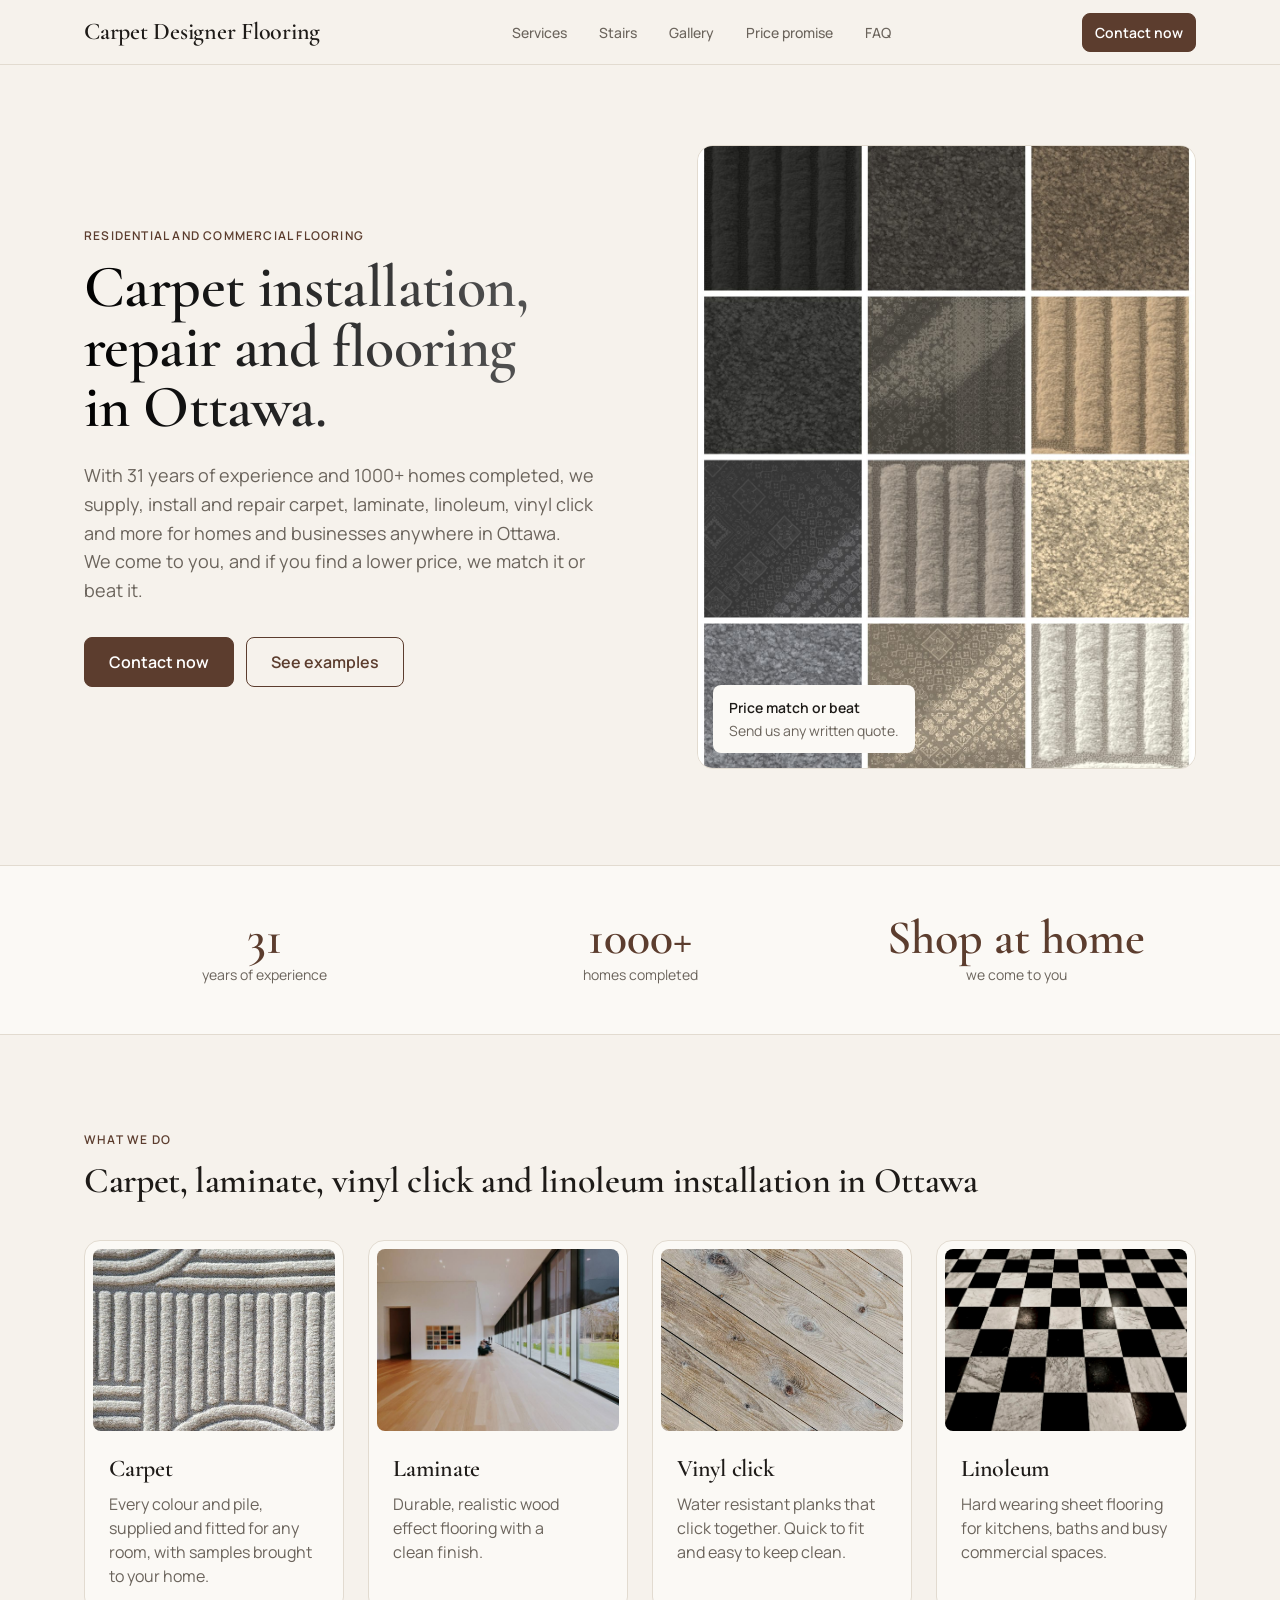
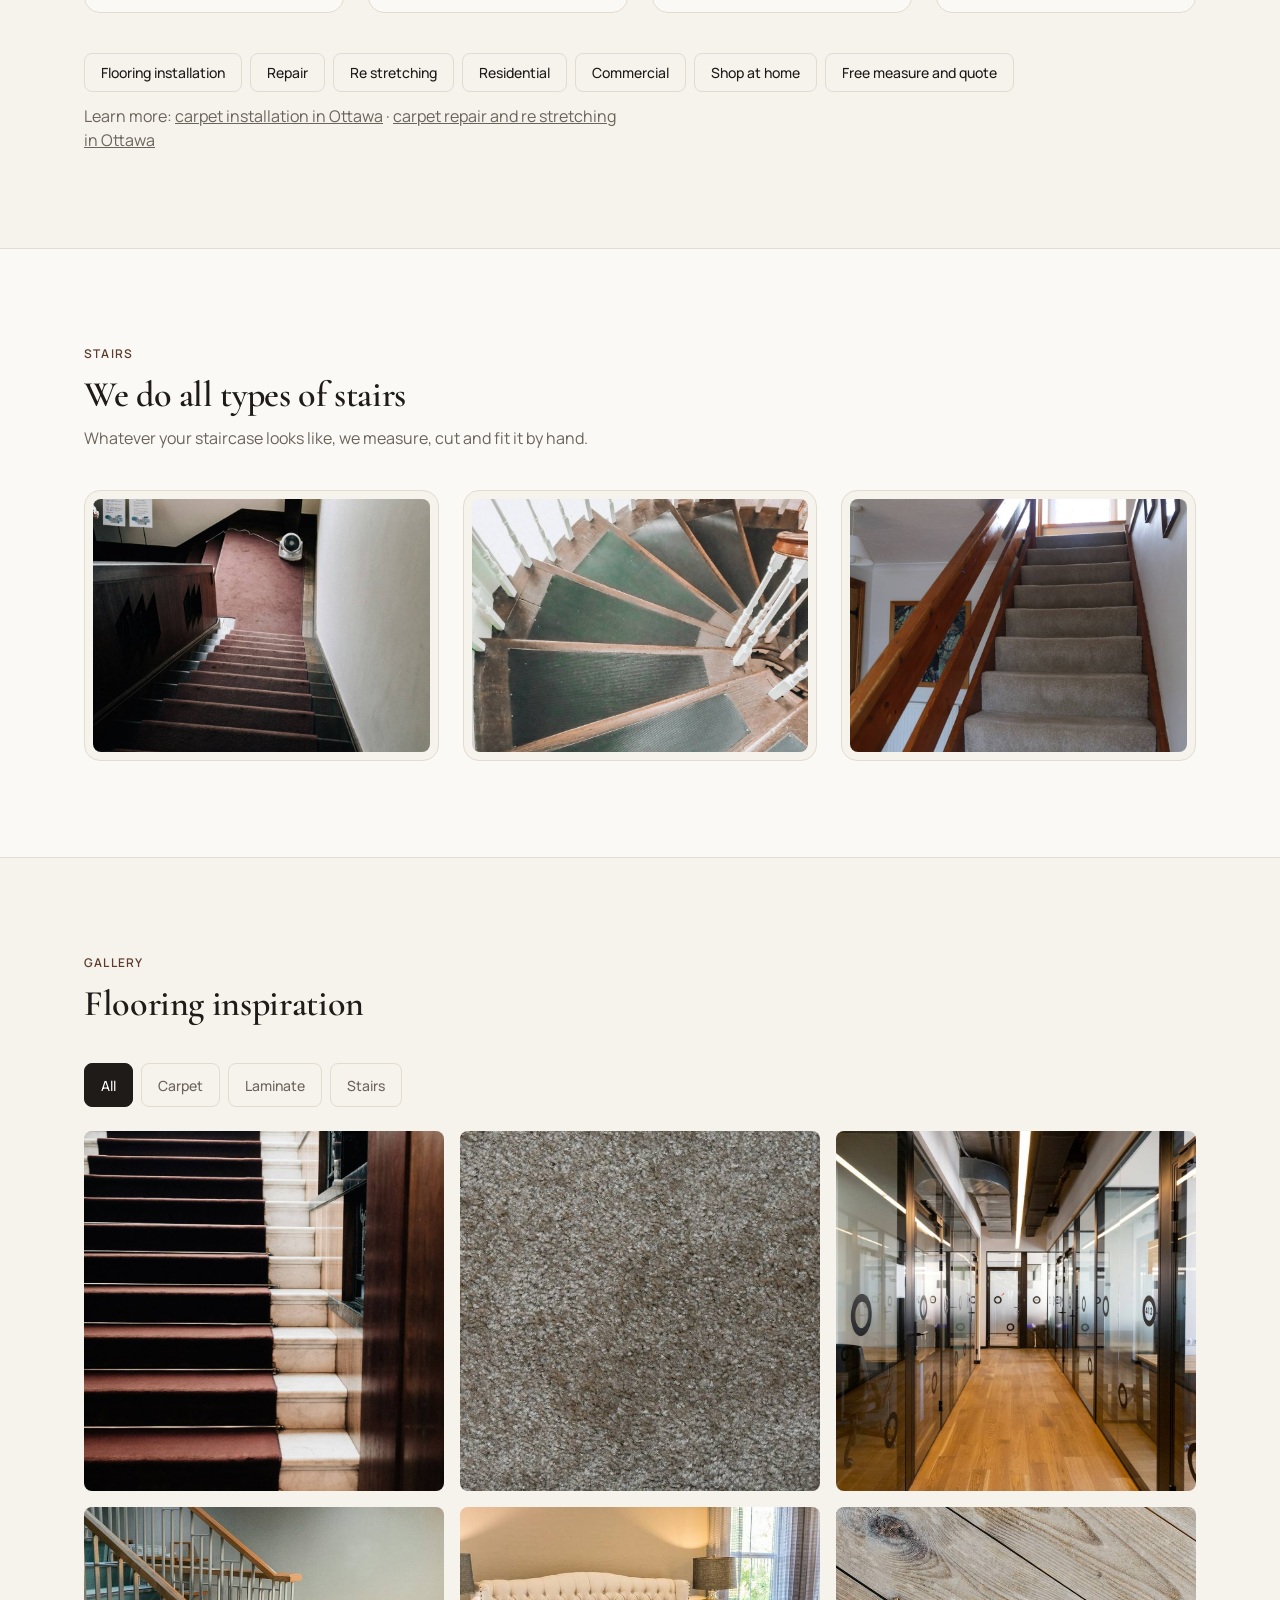
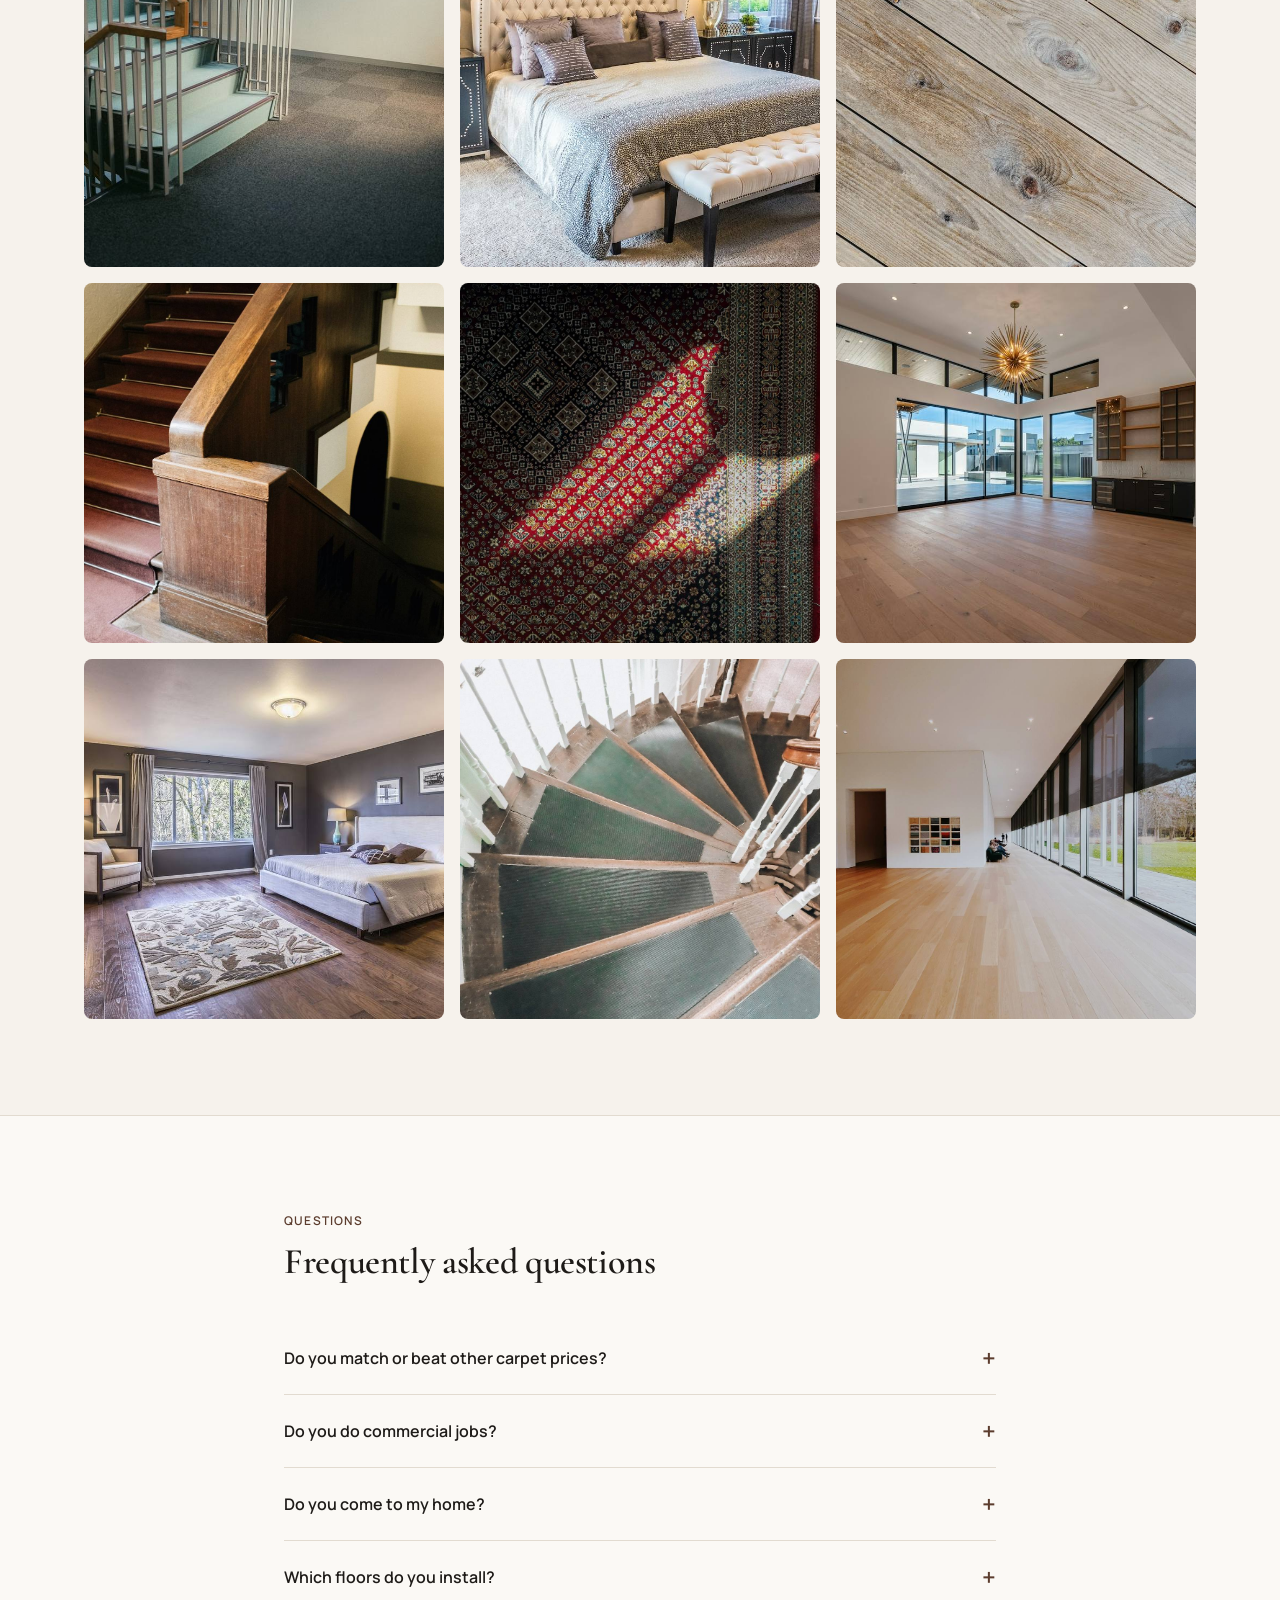
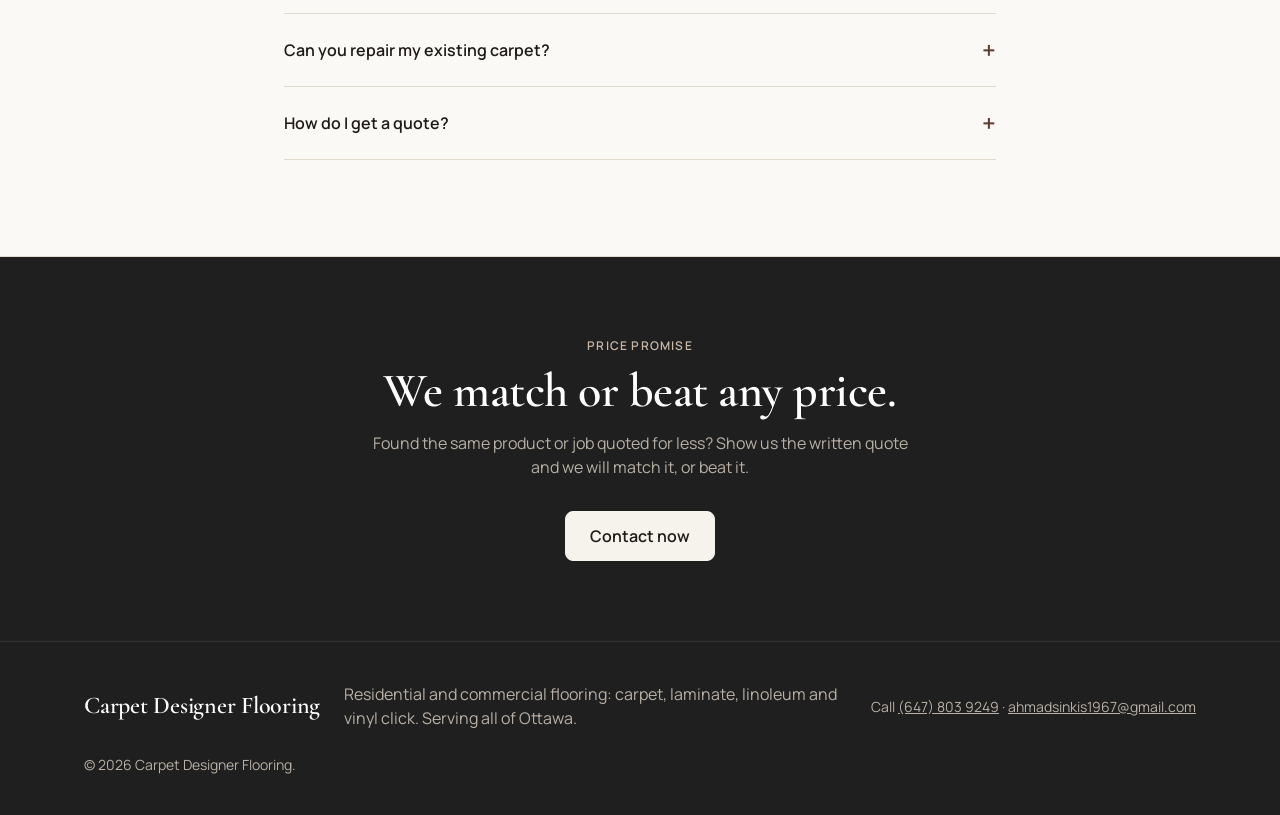
<file: index.html>
<!doctype html>
<html lang="en-CA">

<head>
  <meta charset="utf-8">
  <meta name="viewport" content="width=device-width, initial-scale=1">
  <title>Carpet Designer Flooring | Flooring Installation and Repair in Ottawa</title>
  <meta name="description"
    content="Carpet Designer Flooring supplies, installs and repairs carpet, laminate, linoleum and vinyl click flooring for homes and businesses across Ottawa. All types of stairs. We come to you and match or beat any price.">
  <meta name="theme-color" content="#F6F2EC">
  <link rel="canonical" href="https://carpetdesignerflooring.ca/">
  <meta property="og:type" content="website">
  <meta property="og:site_name" content="Carpet Designer Flooring">
  <meta property="og:title" content="Carpet Designer Flooring | Carpet, Laminate, Vinyl and More">
  <meta property="og:description"
    content="Residential and commercial flooring: carpet, laminate, linoleum and vinyl click. All types of stairs. We come to you and match or beat any price.">
  <meta property="og:url" content="https://carpetdesignerflooring.ca/">
  <meta property="og:image" content="https://carpetdesignerflooring.ca/images/carpet-beige.jpg">
  <meta name="twitter:card" content="summary_large_image">
  <script type="application/ld+json">
{
  "@context": "https://schema.org",
  "@graph": [
    {
      "@type": "HomeAndConstructionBusiness",
      "@id": "https://carpetdesignerflooring.ca/#business",
      "name": "Carpet Designer Flooring",
      "url": "https://carpetdesignerflooring.ca/",
      "image": "https://carpetdesignerflooring.ca/images/carpet-beige.jpg",
      "description": "31 years of experience and 1000+ homes completed. Residential and commercial flooring installation and repair: carpet, laminate, linoleum and vinyl click, plus all types of stairs. We come to you.",
      "telephone": "+1 647 803 9249",
      "email": "ahmadsinkis1967@gmail.com",
      "priceRange": "$$",
      "areaServed": "Ottawa, Ontario",
      "openingHours": "Mo-Sa 08:00-18:00",
      "makesOffer": [
        { "@type": "Offer", "itemOffered": { "@type": "Service", "name": "Carpet supply and installation" } },
        { "@type": "Offer", "itemOffered": { "@type": "Service", "name": "Carpet tile installation" } },
        { "@type": "Offer", "itemOffered": { "@type": "Service", "name": "Laminate flooring installation" } },
        { "@type": "Offer", "itemOffered": { "@type": "Service", "name": "Vinyl click flooring installation" } },
        { "@type": "Offer", "itemOffered": { "@type": "Service", "name": "Linoleum flooring installation" } },
        { "@type": "Offer", "itemOffered": { "@type": "Service", "name": "Stair carpet fitting for all types of stairs" } },
        { "@type": "Offer", "itemOffered": { "@type": "Service", "name": "Carpet repair and re stretching" } }
      ]
    },
    {
      "@type": "FAQPage",
      "mainEntity": [
        { "@type": "Question", "name": "Do you match or beat other carpet prices?", "acceptedAnswer": { "@type": "Answer", "text": "Yes. Send us a written quote for the same product or job and we will match it or beat it." } },
        { "@type": "Question", "name": "Do you do commercial jobs?", "acceptedAnswer": { "@type": "Answer", "text": "Yes. We work on both residential and commercial jobs." } },
        { "@type": "Question", "name": "Do you come to my home?", "acceptedAnswer": { "@type": "Answer", "text": "Yes. We shop at home: we come to you with samples, measure and quote, anywhere in Ottawa." } },
        { "@type": "Question", "name": "Which floors do you install?", "acceptedAnswer": { "@type": "Answer", "text": "We supply, install and repair carpet, laminate, linoleum and vinyl click flooring for homes and businesses." } },
        { "@type": "Question", "name": "Can you repair my existing carpet?", "acceptedAnswer": { "@type": "Answer", "text": "Yes. We repair burns, tears and loose areas, and re stretch carpet that has rippled." } },
        { "@type": "Question", "name": "How do I get a quote?", "acceptedAnswer": { "@type": "Answer", "text": "Use the Contact now button to call us or send a message. We offer a free measure and quote." } }
      ]
    }
  ]
}
</script>
  <link rel="icon"
    href="data:image/svg+xml,%3Csvg xmlns='http://www.w3.org/2000/svg' viewBox='0 0 32 32'%3E%3Crect width='32' height='32' rx='6' fill='%235C3D2E'/%3E%3Cpath d='M8 10h16M8 16h16M8 22h16' stroke='%23F6F2EC' stroke-width='2'/%3E%3C/svg%3E">
  <link rel="preconnect" href="https://fonts.googleapis.com">
  <link rel="preconnect" href="https://fonts.gstatic.com" crossorigin>
  <link
    href="https://fonts.googleapis.com/css2?family=Cormorant+Garamond:wght@500;600&family=Manrope:wght@400;500;600&display=swap"
    rel="stylesheet">
  <link rel="stylesheet" href="style.css?v=7">
</head>

<body>

  <header class="site-header">
    <div class="wrap bar">
      <a href="#top" class="logo" aria-label="Carpet Designer Flooring home">Carpet Designer Flooring</a>
      <nav id="nav" aria-label="Main">
        <a href="#services">Services</a>
        <a href="#stairs">Stairs</a>
        <a href="#gallery">Gallery</a>
        <a href="#promise">Price promise</a>
        <a href="#faq">FAQ</a>
      </nav>
      <div class="bar-right">
        <button class="btn btn-sm" data-open-contact>Contact now</button>
        <button class="menu" aria-label="Menu" aria-expanded="false"
          aria-controls="nav"><span></span><span></span></button>
      </div>
    </div>
  </header>

  <main id="top">

    <section class="hero">
      <div class="wrap hero-grid">
        <div class="hero-copy">
          <p class="eyebrow">Residential and commercial flooring</p>
          <h1>Carpet installation, repair and flooring in Ottawa.</h1>
          <p class="lead">With 31 years of experience and 1000+ homes completed, we supply,
            install and repair carpet, laminate, linoleum, vinyl click and more for homes and businesses anywhere in Ottawa. We come to
            you, and if you find a lower price, we match it or beat it.
          </p>
          <div class="actions">
            <button class="btn" data-open-contact>Contact now</button>
            <a class="btn btn-ghost" href="#gallery">See examples</a>
          </div>
        </div>
        <div class="hero-media">
          <img src="images/swatches.jpg" alt="Grid of carpet samples from charcoal to cream" width="1136" height="1510" fetchpriority="high">
          <p class="badge"><strong>Price match or beat</strong><span>Send us any written quote.</span></p>
        </div>
      </div>
    </section>

    <section class="stats" aria-label="Carpet Designer Flooring at a glance">
      <ul class="wrap">
        <li><strong>31</strong><span>years of experience</span></li>
        <li><strong>1000+</strong><span>homes completed</span></li>
        <li><strong>Shop at home</strong><span>we come to you</span></li>
      </ul>
    </section>

    <section id="services" class="section">
      <div class="wrap">
        <header class="head">
          <p class="eyebrow">What we do</p>
          <h2>Carpet, laminate, vinyl click and linoleum installation in Ottawa</h2>
        </header>
        <div class="cards four">
          <article class="card reveal">
            <img src="images/carpet-beige.jpg" alt="Textured beige carpet" loading="lazy">
            <h3>Carpet</h3>
            <p>Every colour and pile, supplied and fitted for any room, with samples brought to your home.</p>
          </article>
          <article class="card reveal">
            <img src="images/lam-1.jpg" alt="Warm laminate wood floor" loading="lazy">
            <h3>Laminate</h3>
            <p>Durable, realistic wood effect flooring with a clean finish.</p>
          </article>
          <article class="card reveal">
            <img src="images/lam-3.jpg" alt="Oak look plank floor" loading="lazy">
            <h3>Vinyl click</h3>
            <p>Water resistant planks that click together. Quick to fit and easy to keep clean.</p>
          </article>
          <article class="card reveal">
            <img src="images/linoleum.jpg" alt="Black and white checkered sheet floor" loading="lazy">
            <h3>Linoleum</h3>
            <p>Hard wearing sheet flooring for kitchens, baths and busy commercial spaces.</p>
          </article>
        </div>
        <ul class="pills" aria-label="Our services">
          <li>Flooring installation</li>
          <li>Repair</li>
          <li>Re stretching</li>
          <li>Residential</li>
          <li>Commercial</li>
          <li>Shop at home</li>
          <li>Free measure and quote</li>
        </ul>
        <p class="sub">Learn more: <a href="carpet-installation-ottawa.html">carpet installation in Ottawa</a> ·
          <a href="carpet-repair-ottawa.html">carpet repair and re stretching in Ottawa</a></p>
      </div>
    </section>

    <section id="stairs" class="section alt">
      <div class="wrap">
        <header class="head">
          <p class="eyebrow">Stairs</p>
          <h2>We do all types of stairs</h2>
          <p class="sub">Whatever your staircase looks like, we measure, cut and fit it by hand.</p>
        </header>
        <div class="cards three">
          <article class="card reveal">
            <img src="images/stair-runner.jpg" alt="Carpet runner on a staircase" loading="lazy">
          </article>
          <article class="card reveal">
            <img src="images/stair-open.jpg" alt="Staircase with carpeted treads" loading="lazy">
          </article>
          <article class="card reveal">
            <img src="images/stair-closed.jpg" alt="Fully carpeted staircase with wooden banister" loading="lazy">
          </article>
        </div>
      </div>
    </section>

    <section id="gallery" class="section">
      <div class="wrap">
        <header class="head">
          <p class="eyebrow">Gallery</p>
          <h2>Flooring inspiration</h2>
        </header>
        <div class="filters" role="group" aria-label="Filter gallery">
          <button class="chip is-on" data-filter="all" aria-pressed="true">All</button>
          <button class="chip" data-filter="carpet" aria-pressed="false">Carpet</button>
          <button class="chip" data-filter="laminate" aria-pressed="false">Laminate</button>
          <button class="chip" data-filter="stairs" aria-pressed="false">Stairs</button>
        </div>
        <ul class="gallery" id="gallery-grid">
          <li data-cat="stairs"><button data-full="images/stair-red.jpg"
              aria-label="Open photo: red carpeted marble stairs"><img src="images/stair-red.jpg"
                alt="Red carpeted marble stairs" loading="lazy"></button></li>
          <li data-cat="carpet"><button data-full="images/carpet-brown.jpg" aria-label="Open photo: brown carpet"><img
                src="images/carpet-brown.jpg" alt="Brown carpet" loading="lazy"></button></li>
          <li data-cat="laminate"><button data-full="images/lam-2.jpg"
              aria-label="Open photo: laminate floor with dark doors"><img src="images/lam-2.jpg"
                alt="Wood laminate floor with dark doors" loading="lazy"></button></li>
          <li data-cat="stairs"><button data-full="images/stair-modern.jpg"
              aria-label="Open photo: modern carpeted staircase"><img src="images/stair-modern.jpg"
                alt="Modern carpeted staircase" loading="lazy"></button></li>
          <li data-cat="carpet"><button data-full="images/bedroom.jpg" aria-label="Open photo: carpeted bedroom"><img
                src="images/bedroom.jpg" alt="Bedroom with soft carpet" loading="lazy"></button></li>
          <li data-cat="laminate"><button data-full="images/lam-3.jpg" aria-label="Open photo: oak laminate"><img
                src="images/lam-3.jpg" alt="Oak look laminate flooring" loading="lazy"></button></li>
          <li data-cat="stairs"><button data-full="images/stair-ornate.jpg"
              aria-label="Open photo: patterned stair carpet"><img src="images/stair-ornate.jpg"
                alt="Patterned carpet on a wooden staircase" loading="lazy"></button></li>
          <li data-cat="carpet"><button data-full="images/carpet-geo.jpg"
              aria-label="Open photo: geometric pattern carpet"><img src="images/carpet-geo.jpg"
                alt="Geometric pattern carpet in sunlight" loading="lazy"></button></li>
          <li data-cat="laminate"><button data-full="images/lam-4.jpg"
              aria-label="Open photo: laminate in an open room"><img src="images/lam-4.jpg"
                alt="Laminate floor in a spacious room" loading="lazy"></button></li>
          <li data-cat="carpet"><button data-full="images/bedroom-2.jpg"
              aria-label="Open photo: patterned rug bedroom"><img src="images/bedroom-2.jpg"
                alt="Bedroom with patterned floor covering" loading="lazy"></button></li>
          <li data-cat="stairs"><button data-full="images/stair-open.jpg"
              aria-label="Open photo: spiral open staircase"><img src="images/stair-open.jpg"
                alt="Spiral staircase with carpeted treads" loading="lazy"></button></li>
          <li data-cat="laminate"><button data-full="images/lam-1.jpg" aria-label="Open photo: warm wood laminate"><img
                src="images/lam-1.jpg" alt="Warm wood laminate floor" loading="lazy"></button></li>
        </ul>
      </div>
    </section>

    <!-- Filled from CONFIG.reviews in script.js. Hidden until real reviews are added. -->
    <section id="reviews" class="section" hidden>
      <div class="wrap">
        <header class="head">
          <p class="eyebrow">Reviews</p>
          <h2>What our customers say</h2>
        </header>
        <div class="cards three" id="review-list"></div>
      </div>
    </section>

    <section id="areas" class="section" hidden>
      <div class="wrap narrow">
        <p class="eyebrow">Areas we serve</p>
        <h2 id="areas-title"></h2>
        <ul class="pills" id="areas-list"></ul>
      </div>
    </section>

    <section id="faq" class="section alt">
      <div class="wrap narrow">
        <header class="head">
          <p class="eyebrow">Questions</p>
          <h2>Frequently asked questions</h2>
        </header>
        <details>
          <summary>Do you match or beat other carpet prices?</summary>
          <p>Yes. Send us a written quote for the same product or job and we will match it or beat it.</p>
        </details>
        <details>
          <summary>Do you do commercial jobs?</summary>
          <p>Yes. We work on both residential and commercial jobs.</p>
        </details>
        <details>
          <summary>Do you come to my home?</summary>
          <p>Yes. We shop at home: we come to you with samples, measure and quote, anywhere in Ottawa.</p>
        </details>
        <details>
          <summary>Which floors do you install?</summary>
          <p>We supply, install and repair carpet, laminate, linoleum and vinyl click flooring for homes and businesses.</p>
        </details>
        <details>
          <summary>Can you repair my existing carpet?</summary>
          <p>Yes. We repair burns, tears and loose areas, and re stretch carpet that has rippled.</p>
        </details>
        <details>
          <summary>How do I get a quote?</summary>
          <p>Use the Contact now button to call us or send a message. We offer a free measure and quote.</p>
        </details>
      </div>
    </section>

    <section id="promise" class="promise">
      <div class="wrap">
        <p class="eyebrow">Price promise</p>
        <h2>We match or beat any price.</h2>
        <p class="sub">Found the same product or job quoted for less? Show us the written quote and we will match it, or
          beat it.</p>
        <button class="btn btn-light" data-open-contact>Contact now</button>
      </div>
    </section>

  </main>

  <footer class="site-footer">
    <div class="wrap foot">
      <span class="logo">Carpet Designer Flooring</span>
      <p>Residential and commercial flooring: carpet, laminate, linoleum and vinyl click. Serving all of Ottawa.</p>
      <p class="small">Call <a data-phone></a> · <a data-email></a></p>
      <p class="small">&copy; <span id="year"></span> Carpet Designer Flooring.</p>
    </div>
  </footer>

  <div class="callbar">
    <a class="btn btn-light" data-phone-link>Call now</a>
    <button class="btn" data-open-contact>Message us</button>
  </div>

  <dialog id="contact" aria-labelledby="contact-title">
    <form method="dialog" class="close-row"><button class="x" aria-label="Close">&times;</button></form>
    <h2 id="contact-title" tabindex="-1" autofocus>Get in touch</h2>
    <p class="sub">Call us, or send a message and we will get back to you.</p>
    <a class="phone" data-phone-link><span data-phone></span></a>
    <p class="small hours" data-hours></p>
    <a class="btn btn-ghost wa" id="whatsapp" hidden>Chat on WhatsApp</a>
    <form id="message" class="form">
      <label>I need
        <select name="need">
          <option>Carpet</option>
          <option>Laminate</option>
          <option>Vinyl click</option>
          <option>Linoleum</option>
          <option>Stairs</option>
          <option>Repair</option>
          <option>Not sure yet</option>
        </select>
      </label>
      <label>Name<input name="name" autocomplete="name" required></label>
      <label>Phone or email<input name="contact" autocomplete="email" required></label>
      <label>How can we help?<textarea name="msg" rows="4" required></textarea></label>
      <button class="btn" type="submit">Send a message</button>
      <p id="status" class="small" role="status"></p>
    </form>
  </dialog>

  <dialog id="lightbox" aria-label="Photo viewer">
    <form method="dialog"><button class="x x-light" aria-label="Close">&times;</button></form>
    <img alt="">
  </dialog>

  <script src="script.js?v=2"></script>
</body>

</html>
</file>
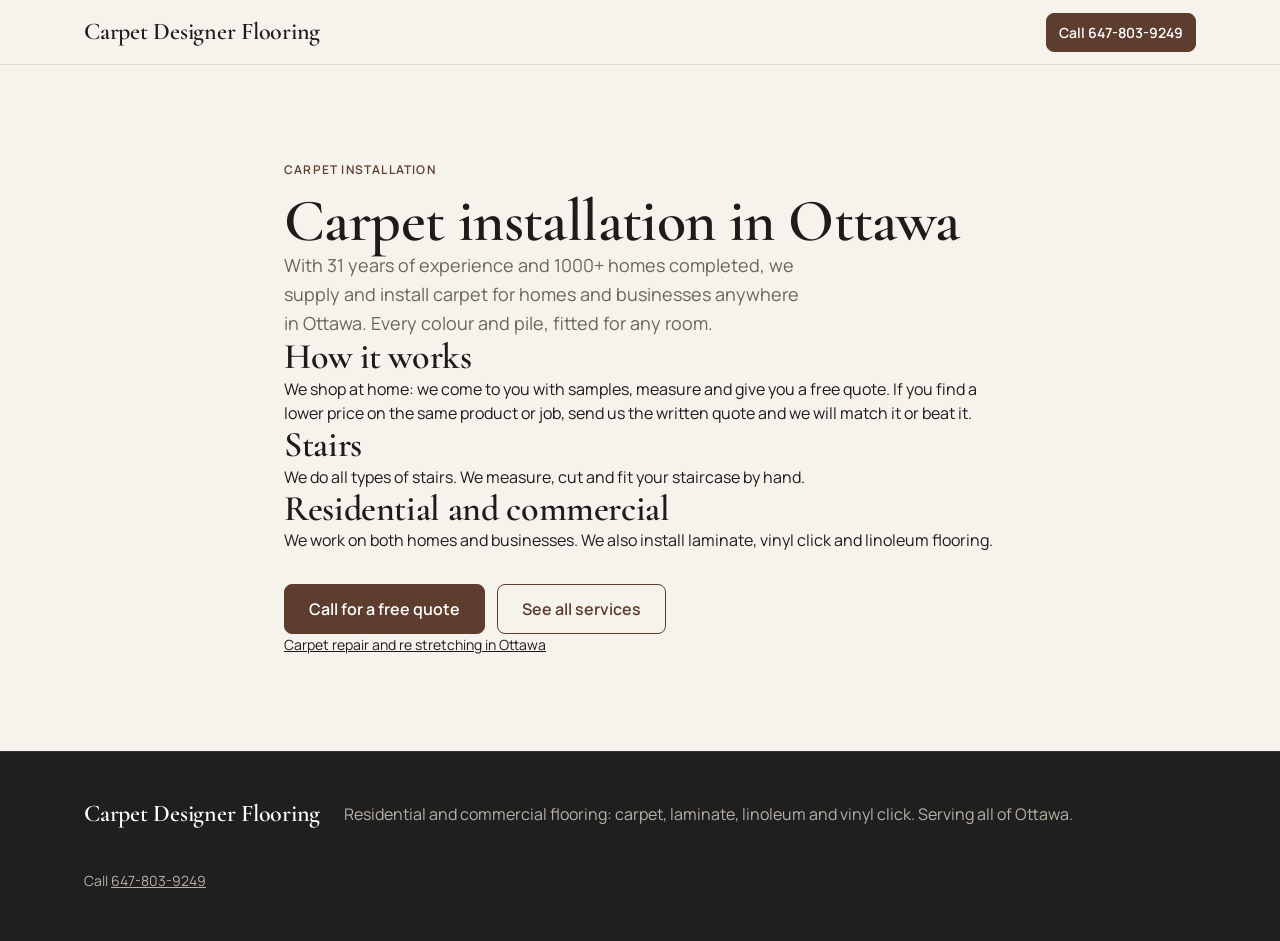
<file: carpet-installation-ottawa.html>
<!doctype html>
<html lang="en-CA">

<head>
  <meta charset="utf-8">
  <meta name="viewport" content="width=device-width, initial-scale=1">
  <title>Carpet Installation in Ottawa | Carpet Designer Flooring</title>
  <meta name="description"
    content="Carpet supply and installation in Ottawa for homes and businesses, including all types of stairs. We come to you with samples, measure and quote for free, and match or beat any price.">
  <meta name="theme-color" content="#F6F2EC">
  <link rel="canonical" href="https://carpetdesignerflooring.ca/carpet-installation-ottawa.html">
  <meta property="og:type" content="website">
  <meta property="og:title" content="Carpet Installation in Ottawa | Carpet Designer Flooring">
  <meta property="og:url" content="https://carpetdesignerflooring.ca/carpet-installation-ottawa.html">
  <meta property="og:image" content="https://carpetdesignerflooring.ca/images/carpet-beige.jpg">
  <link rel="preconnect" href="https://fonts.googleapis.com">
  <link rel="preconnect" href="https://fonts.gstatic.com" crossorigin>
  <link
    href="https://fonts.googleapis.com/css2?family=Cormorant+Garamond:wght@500;600&family=Manrope:wght@400;500;600&display=swap"
    rel="stylesheet">
  <link rel="stylesheet" href="style.css?v=7">
</head>

<body>
  <header class="site-header">
    <div class="wrap bar">
      <a href="/" class="logo" aria-label="Carpet Designer Flooring home">Carpet Designer Flooring</a>
      <div class="bar-right">
        <a class="btn btn-sm" href="tel:+16478039249">Call 647-803-9249</a>
      </div>
    </div>
  </header>

  <main>
    <section class="section">
      <div class="wrap narrow">
        <p class="eyebrow">Carpet installation</p>
        <h1>Carpet installation in Ottawa</h1>
        <p class="lead">With 31 years of experience and 1000+ homes completed, we supply and install carpet for homes
          and businesses anywhere in Ottawa. Every colour and pile, fitted for any room.</p>
        <h2>How it works</h2>
        <p>We shop at home: we come to you with samples, measure and give you a free quote. If you find a lower price
          on the same product or job, send us the written quote and we will match it or beat it.</p>
        <h2>Stairs</h2>
        <p>We do all types of stairs. We measure, cut and fit your staircase by hand.</p>
        <h2>Residential and commercial</h2>
        <p>We work on both homes and businesses. We also install laminate, vinyl click and linoleum flooring.</p>
        <p class="actions">
          <a class="btn" href="tel:+16478039249">Call for a free quote</a>
          <a class="btn btn-ghost" href="/">See all services</a>
        </p>
        <p class="small"><a href="carpet-repair-ottawa.html">Carpet repair and re stretching in Ottawa</a></p>
      </div>
    </section>
  </main>

  <footer class="site-footer">
    <div class="wrap foot">
      <span class="logo">Carpet Designer Flooring</span>
      <p>Residential and commercial flooring: carpet, laminate, linoleum and vinyl click. Serving all of Ottawa.</p>
      <p class="small">Call <a href="tel:+16478039249">647-803-9249</a></p>
    </div>
  </footer>
</body>

</html>
</file>
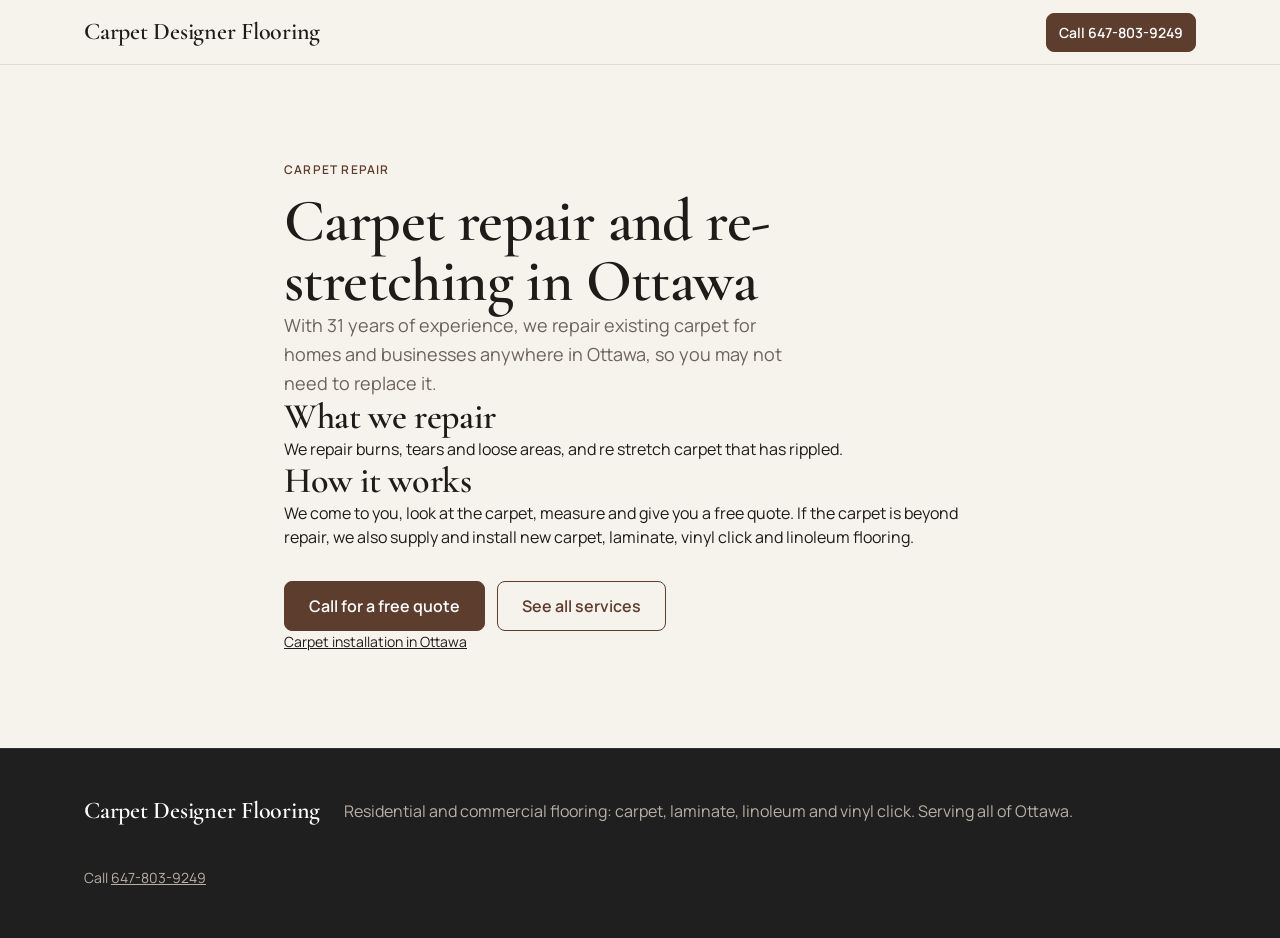
<file: carpet-repair-ottawa.html>
<!doctype html>
<html lang="en-CA">

<head>
  <meta charset="utf-8">
  <meta name="viewport" content="width=device-width, initial-scale=1">
  <title>Carpet Repair and Re-stretching in Ottawa | Carpet Designer Flooring</title>
  <meta name="description"
    content="Carpet repair in Ottawa: burns, tears, loose areas and re stretching of rippled carpet for homes and businesses. We come to you and offer a free measure and quote.">
  <meta name="theme-color" content="#F6F2EC">
  <link rel="canonical" href="https://carpetdesignerflooring.ca/carpet-repair-ottawa.html">
  <meta property="og:type" content="website">
  <meta property="og:title" content="Carpet Repair and Re-stretching in Ottawa | Carpet Designer Flooring">
  <meta property="og:url" content="https://carpetdesignerflooring.ca/carpet-repair-ottawa.html">
  <meta property="og:image" content="https://carpetdesignerflooring.ca/images/carpet-beige.jpg">
  <link rel="preconnect" href="https://fonts.googleapis.com">
  <link rel="preconnect" href="https://fonts.gstatic.com" crossorigin>
  <link
    href="https://fonts.googleapis.com/css2?family=Cormorant+Garamond:wght@500;600&family=Manrope:wght@400;500;600&display=swap"
    rel="stylesheet">
  <link rel="stylesheet" href="style.css?v=7">
</head>

<body>
  <header class="site-header">
    <div class="wrap bar">
      <a href="/" class="logo" aria-label="Carpet Designer Flooring home">Carpet Designer Flooring</a>
      <div class="bar-right">
        <a class="btn btn-sm" href="tel:+16478039249">Call 647-803-9249</a>
      </div>
    </div>
  </header>

  <main>
    <section class="section">
      <div class="wrap narrow">
        <p class="eyebrow">Carpet repair</p>
        <h1>Carpet repair and re-stretching in Ottawa</h1>
        <p class="lead">With 31 years of experience, we repair existing carpet for homes and businesses anywhere in
          Ottawa, so you may not need to replace it.</p>
        <h2>What we repair</h2>
        <p>We repair burns, tears and loose areas, and re stretch carpet that has rippled.</p>
        <h2>How it works</h2>
        <p>We come to you, look at the carpet, measure and give you a free quote. If the carpet is beyond repair, we
          also supply and install new carpet, laminate, vinyl click and linoleum flooring.</p>
        <p class="actions">
          <a class="btn" href="tel:+16478039249">Call for a free quote</a>
          <a class="btn btn-ghost" href="/">See all services</a>
        </p>
        <p class="small"><a href="carpet-installation-ottawa.html">Carpet installation in Ottawa</a></p>
      </div>
    </section>
  </main>

  <footer class="site-footer">
    <div class="wrap foot">
      <span class="logo">Carpet Designer Flooring</span>
      <p>Residential and commercial flooring: carpet, laminate, linoleum and vinyl click. Serving all of Ottawa.</p>
      <p class="small">Call <a href="tel:+16478039249">647-803-9249</a></p>
    </div>
  </footer>
</body>

</html>
</file>
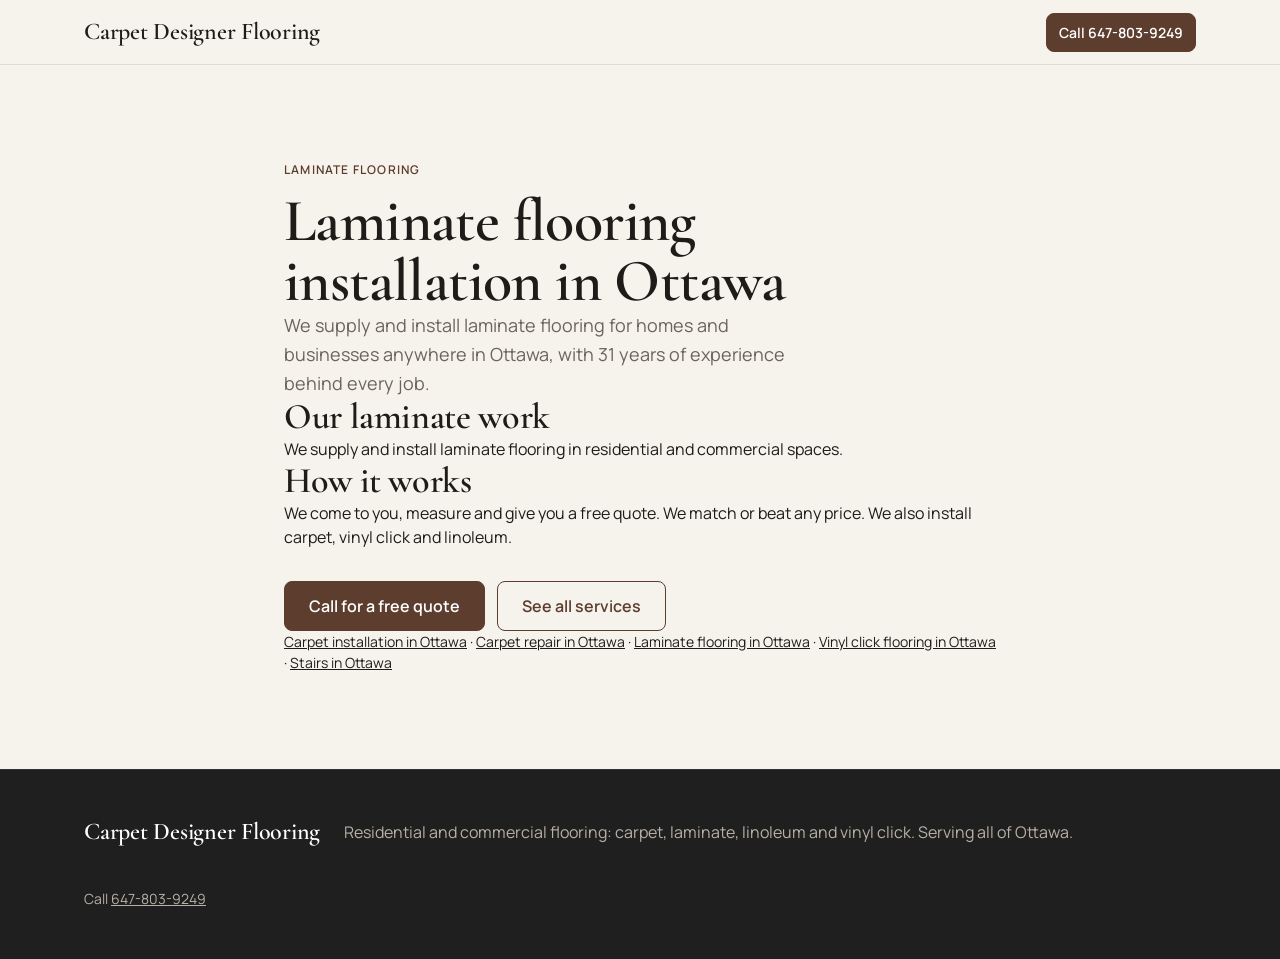
<file: laminate-flooring-ottawa.html>
<!doctype html>
<html lang="en-CA">

<head>
  <meta charset="utf-8">
  <meta name="viewport" content="width=device-width, initial-scale=1">
  <title>Laminate flooring installation in Ottawa | Carpet Designer Flooring</title>
  <meta name="description"
    content="Laminate flooring installation in Ottawa for homes and businesses. We supply and install, come to you and offer a free measure and quote.">
  <meta name="theme-color" content="#F6F2EC">
  <link rel="canonical" href="https://carpetdesignerflooring.ca/laminate-flooring-ottawa.html">
  <meta property="og:type" content="website">
  <meta property="og:title" content="Laminate flooring installation in Ottawa | Carpet Designer Flooring">
  <meta property="og:url" content="https://carpetdesignerflooring.ca/laminate-flooring-ottawa.html">
  <meta property="og:image" content="https://carpetdesignerflooring.ca/images/carpet-beige.jpg">
  <link rel="preconnect" href="https://fonts.googleapis.com">
  <link rel="preconnect" href="https://fonts.gstatic.com" crossorigin>
  <link
    href="https://fonts.googleapis.com/css2?family=Cormorant+Garamond:wght@500;600&family=Manrope:wght@400;500;600&display=swap"
    rel="stylesheet">
  <link rel="stylesheet" href="style.css?v=7">
</head>

<body>
  <header class="site-header">
    <div class="wrap bar">
      <a href="/" class="logo" aria-label="Carpet Designer Flooring home">Carpet Designer Flooring</a>
      <div class="bar-right">
        <a class="btn btn-sm" href="tel:+16478039249">Call 647-803-9249</a>
      </div>
    </div>
  </header>

  <main>
    <section class="section">
      <div class="wrap narrow">
        <p class="eyebrow">Laminate flooring</p>
        <h1>Laminate flooring installation in Ottawa</h1>
        <p class="lead">We supply and install laminate flooring for homes and businesses anywhere in Ottawa, with 31 years of experience behind every job.</p>
        <h2>Our laminate work</h2>
        <p>We supply and install laminate flooring in residential and commercial spaces.</p>
        <h2>How it works</h2>
        <p>We come to you, measure and give you a free quote. We match or beat any price. We also install carpet, vinyl click and linoleum.</p>
        <p class="actions">
          <a class="btn" href="tel:+16478039249">Call for a free quote</a>
          <a class="btn btn-ghost" href="/">See all services</a>
        </p>
        <p class="small"><a href="carpet-installation-ottawa.html">Carpet installation in Ottawa</a> · <a href="carpet-repair-ottawa.html">Carpet repair in Ottawa</a> · <a href="laminate-flooring-ottawa.html">Laminate flooring in Ottawa</a> · <a href="vinyl-click-flooring-ottawa.html">Vinyl click flooring in Ottawa</a> · <a href="stair-installation-ottawa.html">Stairs in Ottawa</a></p>
      </div>
    </section>
  </main>

  <footer class="site-footer">
    <div class="wrap foot">
      <span class="logo">Carpet Designer Flooring</span>
      <p>Residential and commercial flooring: carpet, laminate, linoleum and vinyl click. Serving all of Ottawa.</p>
      <p class="small">Call <a href="tel:+16478039249">647-803-9249</a></p>
    </div>
  </footer>
</body>

</html>
</file>
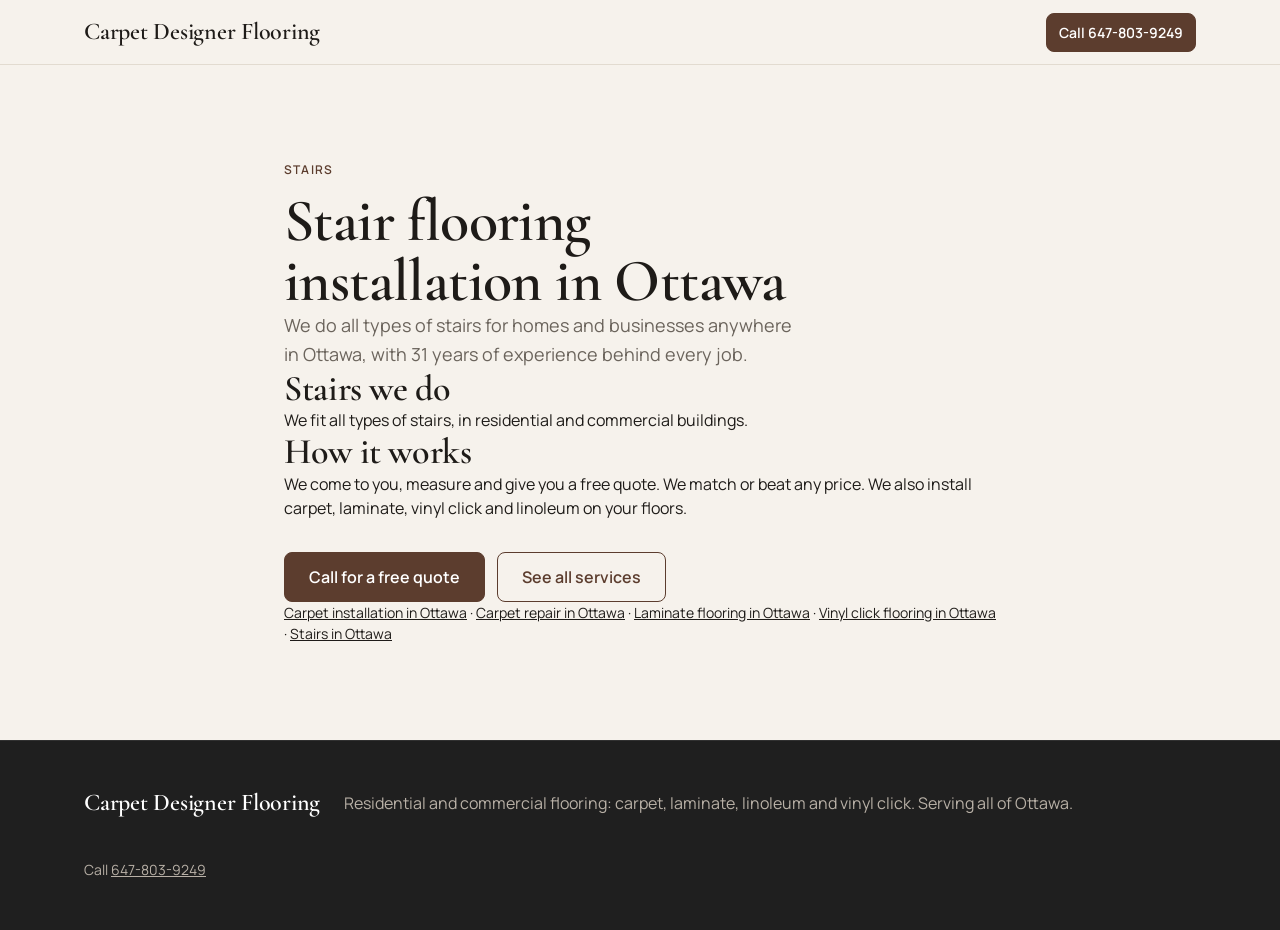
<file: stair-installation-ottawa.html>
<!doctype html>
<html lang="en-CA">

<head>
  <meta charset="utf-8">
  <meta name="viewport" content="width=device-width, initial-scale=1">
  <title>Stair flooring installation in Ottawa | Carpet Designer Flooring</title>
  <meta name="description"
    content="Stair carpet and flooring installation in Ottawa. We do all types of stairs for homes and businesses, with a free measure and quote.">
  <meta name="theme-color" content="#F6F2EC">
  <link rel="canonical" href="https://carpetdesignerflooring.ca/stair-installation-ottawa.html">
  <meta property="og:type" content="website">
  <meta property="og:title" content="Stair flooring installation in Ottawa | Carpet Designer Flooring">
  <meta property="og:url" content="https://carpetdesignerflooring.ca/stair-installation-ottawa.html">
  <meta property="og:image" content="https://carpetdesignerflooring.ca/images/carpet-beige.jpg">
  <link rel="preconnect" href="https://fonts.googleapis.com">
  <link rel="preconnect" href="https://fonts.gstatic.com" crossorigin>
  <link
    href="https://fonts.googleapis.com/css2?family=Cormorant+Garamond:wght@500;600&family=Manrope:wght@400;500;600&display=swap"
    rel="stylesheet">
  <link rel="stylesheet" href="style.css?v=7">
</head>

<body>
  <header class="site-header">
    <div class="wrap bar">
      <a href="/" class="logo" aria-label="Carpet Designer Flooring home">Carpet Designer Flooring</a>
      <div class="bar-right">
        <a class="btn btn-sm" href="tel:+16478039249">Call 647-803-9249</a>
      </div>
    </div>
  </header>

  <main>
    <section class="section">
      <div class="wrap narrow">
        <p class="eyebrow">Stairs</p>
        <h1>Stair flooring installation in Ottawa</h1>
        <p class="lead">We do all types of stairs for homes and businesses anywhere in Ottawa, with 31 years of experience behind every job.</p>
        <h2>Stairs we do</h2>
        <p>We fit all types of stairs, in residential and commercial buildings.</p>
        <h2>How it works</h2>
        <p>We come to you, measure and give you a free quote. We match or beat any price. We also install carpet, laminate, vinyl click and linoleum on your floors.</p>
        <p class="actions">
          <a class="btn" href="tel:+16478039249">Call for a free quote</a>
          <a class="btn btn-ghost" href="/">See all services</a>
        </p>
        <p class="small"><a href="carpet-installation-ottawa.html">Carpet installation in Ottawa</a> · <a href="carpet-repair-ottawa.html">Carpet repair in Ottawa</a> · <a href="laminate-flooring-ottawa.html">Laminate flooring in Ottawa</a> · <a href="vinyl-click-flooring-ottawa.html">Vinyl click flooring in Ottawa</a> · <a href="stair-installation-ottawa.html">Stairs in Ottawa</a></p>
      </div>
    </section>
  </main>

  <footer class="site-footer">
    <div class="wrap foot">
      <span class="logo">Carpet Designer Flooring</span>
      <p>Residential and commercial flooring: carpet, laminate, linoleum and vinyl click. Serving all of Ottawa.</p>
      <p class="small">Call <a href="tel:+16478039249">647-803-9249</a></p>
    </div>
  </footer>
</body>

</html>
</file>
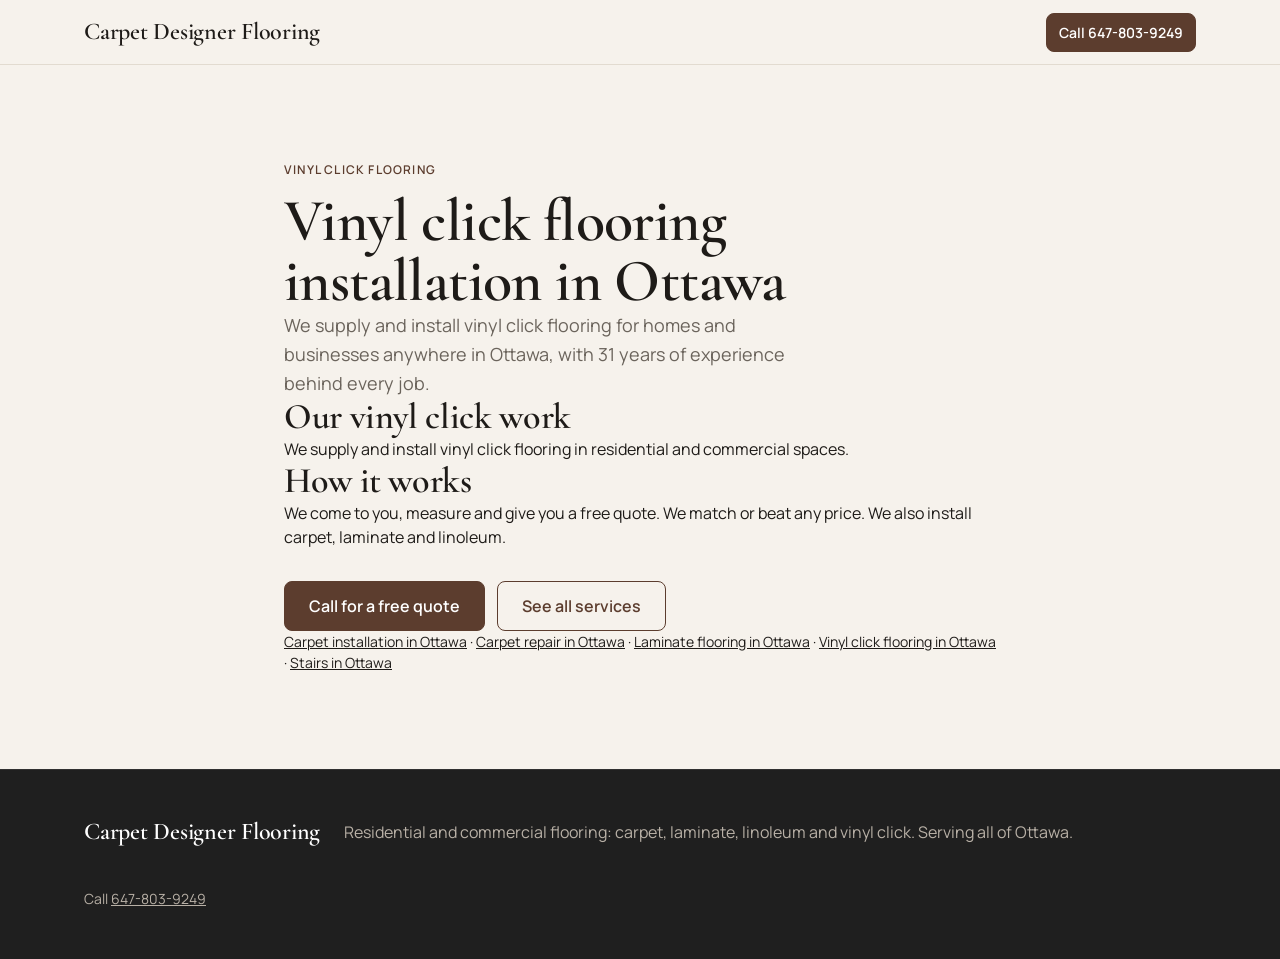
<file: vinyl-click-flooring-ottawa.html>
<!doctype html>
<html lang="en-CA">

<head>
  <meta charset="utf-8">
  <meta name="viewport" content="width=device-width, initial-scale=1">
  <title>Vinyl click flooring installation in Ottawa | Carpet Designer Flooring</title>
  <meta name="description"
    content="Vinyl click flooring installation in Ottawa for homes and businesses. We supply and install, come to you and offer a free measure and quote.">
  <meta name="theme-color" content="#F6F2EC">
  <link rel="canonical" href="https://carpetdesignerflooring.ca/vinyl-click-flooring-ottawa.html">
  <meta property="og:type" content="website">
  <meta property="og:title" content="Vinyl click flooring installation in Ottawa | Carpet Designer Flooring">
  <meta property="og:url" content="https://carpetdesignerflooring.ca/vinyl-click-flooring-ottawa.html">
  <meta property="og:image" content="https://carpetdesignerflooring.ca/images/carpet-beige.jpg">
  <link rel="preconnect" href="https://fonts.googleapis.com">
  <link rel="preconnect" href="https://fonts.gstatic.com" crossorigin>
  <link
    href="https://fonts.googleapis.com/css2?family=Cormorant+Garamond:wght@500;600&family=Manrope:wght@400;500;600&display=swap"
    rel="stylesheet">
  <link rel="stylesheet" href="style.css?v=7">
</head>

<body>
  <header class="site-header">
    <div class="wrap bar">
      <a href="/" class="logo" aria-label="Carpet Designer Flooring home">Carpet Designer Flooring</a>
      <div class="bar-right">
        <a class="btn btn-sm" href="tel:+16478039249">Call 647-803-9249</a>
      </div>
    </div>
  </header>

  <main>
    <section class="section">
      <div class="wrap narrow">
        <p class="eyebrow">Vinyl click flooring</p>
        <h1>Vinyl click flooring installation in Ottawa</h1>
        <p class="lead">We supply and install vinyl click flooring for homes and businesses anywhere in Ottawa, with 31 years of experience behind every job.</p>
        <h2>Our vinyl click work</h2>
        <p>We supply and install vinyl click flooring in residential and commercial spaces.</p>
        <h2>How it works</h2>
        <p>We come to you, measure and give you a free quote. We match or beat any price. We also install carpet, laminate and linoleum.</p>
        <p class="actions">
          <a class="btn" href="tel:+16478039249">Call for a free quote</a>
          <a class="btn btn-ghost" href="/">See all services</a>
        </p>
        <p class="small"><a href="carpet-installation-ottawa.html">Carpet installation in Ottawa</a> · <a href="carpet-repair-ottawa.html">Carpet repair in Ottawa</a> · <a href="laminate-flooring-ottawa.html">Laminate flooring in Ottawa</a> · <a href="vinyl-click-flooring-ottawa.html">Vinyl click flooring in Ottawa</a> · <a href="stair-installation-ottawa.html">Stairs in Ottawa</a></p>
      </div>
    </section>
  </main>

  <footer class="site-footer">
    <div class="wrap foot">
      <span class="logo">Carpet Designer Flooring</span>
      <p>Residential and commercial flooring: carpet, laminate, linoleum and vinyl click. Serving all of Ottawa.</p>
      <p class="small">Call <a href="tel:+16478039249">647-803-9249</a></p>
    </div>
  </footer>
</body>

</html>
</file>
<file: style.css>
:root {
  --bg: #F6F2EC;
  --surface: #FBF9F5;
  --ink: #1E1B18;
  --muted: #6B645C;
  --line: #E2DBD0;
  --accent: #5C3D2E;
  --accent-hover: #44291C;
  --dark: #1F1F1F;
  --serif: "Cormorant Garamond", Georgia, serif;
  --sans: "Manrope", system-ui, sans-serif;
  --r-btn: 8px;
  --r-card: 16px;
  --r-img: 8px;
}
*, *::before, *::after { box-sizing: border-box; }
html { scroll-behavior: smooth; scroll-padding-top: 80px; }
body { margin: 0; background: var(--bg); color: var(--ink); font: 400 16px/1.5 var(--sans); -webkit-font-smoothing: antialiased; }
img { display: block; max-width: 100%; height: auto; }
a { color: inherit; }
button { font: inherit; cursor: pointer; }
:focus-visible { outline: 2px solid var(--accent); outline-offset: 2px; }

.wrap { max-width: 1160px; margin: 0 auto; padding: 0 24px; }
h1, h2, h3 { font-family: var(--serif); font-weight: 600; margin: 0; letter-spacing: -0.01em; }
h1 { font-size: 36px; line-height: 1.1; text-wrap: balance; }
h2 { font-size: 30px; line-height: 1.2; text-wrap: balance; }
h3 { font-size: 24px; line-height: 1.2; }
p { margin: 0; text-wrap: pretty; }
.eyebrow { font-size: 12px; text-transform: uppercase; letter-spacing: 0.1em; font-weight: 600; color: var(--accent); margin-bottom: 12px; }
.lead { font-size: 18px; line-height: 1.6; color: var(--muted); max-width: 520px; }
.sub { color: var(--muted); max-width: 560px; margin-top: 12px; }
.small { font-size: 14px; }

.btn { display: inline-block; padding: 12px 24px; border: 1px solid var(--accent); border-radius: var(--r-btn); background: var(--accent); color: #fff; font-size: 16px; font-weight: 600; text-decoration: none; transition: background .2s, border-color .2s, transform .15s; }
.btn:hover { background: var(--accent-hover); border-color: var(--accent-hover); }
.btn:active { transform: scale(0.98); }
.btn-sm { padding: 8px 12px; font-size: 14px; }
.btn-ghost { background: transparent; color: var(--accent); }
.btn-ghost:hover { background: var(--accent); color: #fff; }
.btn-light { background: var(--bg); color: var(--ink); border-color: var(--bg); }
.btn-light:hover { background: #fff; border-color: #fff; }

.site-header { position: sticky; top: 0; z-index: 10; background: var(--bg); border-bottom: 1px solid var(--line); }
.bar { display: flex; align-items: center; justify-content: space-between; gap: 24px; height: 64px; }
.logo { font-family: var(--serif); font-size: 24px; font-weight: 600; text-decoration: none; letter-spacing: -0.01em; }
.bar-right { display: flex; align-items: center; gap: 8px; }
.bar nav { display: none; position: absolute; top: 64px; left: 0; right: 0; flex-direction: column; background: var(--bg); border-bottom: 1px solid var(--line); padding: 8px 24px 16px; font-size: 16px; font-weight: 500; }
.bar nav.open { display: flex; }
.bar nav a { text-decoration: none; color: var(--ink); padding: 12px 0; border-bottom: 1px solid var(--line); }
.bar nav a:last-child { border-bottom: 0; }
.menu { display: grid; gap: 4px; place-content: center; width: 40px; height: 40px; border: 1px solid var(--line); border-radius: 8px; background: none; }
.menu span { width: 16px; height: 2px; background: var(--ink); }
.narrow { max-width: 760px; }
details { border-bottom: 1px solid var(--line); padding: 16px 0; }
summary { cursor: pointer; padding: 8px 0; font-weight: 600; list-style: none; display: flex; justify-content: space-between; gap: 16px; }
summary::-webkit-details-marker { display: none; }
summary::after { content: "+"; color: var(--accent); font-size: 24px; line-height: 1; }
details[open] summary::after { content: "\2212"; }
details p { margin-top: 12px; color: var(--muted); }
.callbar { position: fixed; left: 0; right: 0; bottom: 0; z-index: 9; display: grid; grid-template-columns: 1fr 1fr; gap: 8px; padding: 8px 16px calc(8px + env(safe-area-inset-bottom)); background: var(--bg); border-top: 1px solid var(--line); }
.callbar .btn { text-align: center; }
.callbar .btn-light { border-color: var(--line); }
body { padding-bottom: 64px; }
.site-header .btn-sm { display: none; }

.hero { padding: 48px 0 64px; }
.hero-grid { display: grid; gap: 40px; align-items: center; }
.hero h1 { max-width: 680px; background: linear-gradient(to right, #000, #666); -webkit-background-clip: text; background-clip: text; color: transparent; }
.hero .lead { margin-top: 24px; }
.actions { display: flex; flex-wrap: wrap; gap: 12px; margin-top: 32px; }
.hero-media { position: relative; }
.hero-media img { width: 100%; aspect-ratio: 4/5; object-fit: cover; border-radius: var(--r-card); }
.badge { position: absolute; left: 16px; bottom: 16px; display: grid; gap: 2px; padding: 12px 16px; background: var(--surface); border-radius: 8px; font-size: 14px; }
.badge strong { font-weight: 600; }
.badge span { color: var(--muted); }

.section { padding: 64px 0; }
.section.alt { background: var(--surface); border-block: 1px solid var(--line); }
.head { margin-bottom: 40px; }
.cards { display: grid; gap: 24px; }
.card { background: var(--surface); border: 1px solid var(--line); border-radius: var(--r-card); padding: 8px 8px 24px; }
.alt .card { background: var(--bg); }
.card img { width: 100%; aspect-ratio: 4/3; object-fit: cover; border-radius: 8px; }
.card h3, .card p { padding: 0 16px; }
.card h3 { margin-top: 24px; }
.card p { margin-top: 8px; color: var(--muted); }
.pills { display: flex; flex-wrap: wrap; gap: 8px; list-style: none; padding: 0; margin: 40px 0 0; }
.pills li { padding: 8px 16px; border: 1px solid var(--line); border-radius: 8px; font-size: 14px; font-weight: 500; }

.filters { display: flex; flex-wrap: wrap; gap: 8px; margin-bottom: 24px; }
.chip { padding: 8px 16px; border: 1px solid var(--line); border-radius: 8px; background: transparent; color: var(--muted); font-size: 14px; font-weight: 500; transition: all .2s; }
.chip:hover { color: var(--ink); border-color: var(--muted); }
.chip.is-on { background: var(--ink); border-color: var(--ink); color: #fff; }
.gallery { list-style: none; padding: 0; margin: 0; display: grid; grid-template-columns: repeat(2, 1fr); gap: 12px; }
.gallery li[hidden] { display: none; }
.gallery button { display: block; width: 100%; padding: 0; border: 0; background: none; border-radius: var(--r-img); overflow: hidden; }
.gallery img { width: 100%; aspect-ratio: 1; object-fit: cover; transition: transform .5s cubic-bezier(.2,.7,.2,1); }
.gallery button:hover img { transform: scale(1.04); }

.promise { background: var(--dark); color: #fff; padding: 80px 0; text-align: center; }
.promise .eyebrow { color: #C9B8A8; }
.promise h2 { font-size: 36px; }
.promise .sub { color: #B8B0A6; margin: 16px auto 32px; }

.site-footer { background: var(--dark); color: #B8B0A6; border-top: 1px solid #313131; padding: 40px 0; }
.foot { display: grid; gap: 8px; }
.site-footer .logo { color: #fff; }

dialog { border: 0; border-radius: var(--r-card); padding: 32px; width: min(480px, calc(100vw - 32px)); background: var(--bg); color: var(--ink); }
dialog::backdrop { background: rgba(0,0,0,.55); }
dialog[open] { animation: pop .25s cubic-bezier(.2,.7,.2,1); }
@keyframes pop { from { opacity: 0; transform: translateY(8px) scale(.98); } }
.close-row { position: absolute; top: 12px; right: 12px; }
.x { width: 40px; height: 40px; border: 0; background: none; font-size: 30px; line-height: 1; color: var(--muted); border-radius: 8px; }
.x:hover { color: var(--ink); }
.phone { display: block; margin: 24px 0 8px; font-family: var(--serif); font-size: 36px; font-weight: 600; text-decoration: none; color: var(--accent); }
.hours { color: var(--muted); margin-bottom: 24px; }
.form { display: grid; gap: 16px; border-top: 1px solid var(--line); padding-top: 24px; }
.form label { display: grid; gap: 4px; font-size: 14px; font-weight: 500; }
.form input, .form textarea { font: inherit; padding: 12px; border: 1px solid var(--line); border-radius: 8px; background: #fff; color: var(--ink); }
.form input:focus, .form textarea:focus { outline: 2px solid var(--accent); border-color: var(--accent); }
.form .btn { width: 100%; }
.form select { font: inherit; padding: 12px; border: 1px solid var(--line); border-radius: 8px; background: #fff; color: var(--ink); }
.wa { width: 100%; text-align: center; margin-bottom: 24px; }
[hidden] { display: none !important; }
.review { margin: 0; padding: 24px; }
.review .stars { color: var(--accent); letter-spacing: 2px; }
.review blockquote { margin: 12px 0 16px; padding: 0; font-family: var(--serif); font-size: 20px; line-height: 1.4; }
.review figcaption { font-size: 14px; color: var(--muted); }
#lightbox { width: min(1000px, calc(100vw - 32px)); padding: 0; background: transparent; }
#lightbox img { width: 100%; max-height: 86vh; object-fit: contain; border-radius: 8px; }
.x-light { position: absolute; top: 8px; right: 8px; background: rgba(0,0,0,.5); color: #fff; z-index: 1; }

.reveal { opacity: 0; transform: translateY(16px); transition: opacity .6s ease, transform .6s cubic-bezier(.2,.7,.2,1); }
.reveal.in { opacity: 1; transform: none; }
.reveal:nth-child(2) { transition-delay: .08s; }
.reveal:nth-child(3) { transition-delay: .16s; }

@media (min-width: 768px) {
  body { padding-bottom: 0; }
  .callbar, .menu { display: none; }
  .site-header .btn-sm { display: inline-block; }
  .bar nav, .bar nav.open { display: flex; position: static; flex-direction: row; gap: 32px; padding: 0; border: 0; font-size: 14px; }
  .bar nav a { color: var(--muted); padding: 0; border: 0; transition: color .2s; }
  .bar nav a:hover { color: var(--ink); }
  h1 { font-size: 60px; line-height: 1; }
  h2 { font-size: 36px; line-height: 1.1; }
  .promise h2 { font-size: 48px; line-height: 1; }
  .hero { padding: 80px 0 96px; }
  .hero-grid { grid-template-columns: 1.1fr 1fr; gap: 64px; }
  .section { padding: 96px 0; }
  .cards.three { grid-template-columns: repeat(3, 1fr); }
  .gallery { grid-template-columns: repeat(3, 1fr); gap: 16px; }
  .foot { grid-template-columns: auto 1fr auto; align-items: center; gap: 24px; }
  .foot .small:last-child { grid-column: 1 / -1; }
}
@media (prefers-reduced-motion: reduce) {
  html { scroll-behavior: auto; }
  .reveal { opacity: 1; transform: none; transition: none; }
  * { animation: none !important; }
}

.stats { border-block: 1px solid var(--line); background: var(--surface); }
.stats ul { list-style: none; margin: 0 auto; padding: 32px 24px; display: grid; grid-template-columns: repeat(3, 1fr); gap: 16px; text-align: center; }
.stats strong { display: block; font-family: var(--serif); font-size: 24px; font-weight: 600; line-height: 1.2; color: var(--accent); }
.stats span { font-size: 14px; color: var(--muted); }
@media (min-width: 768px) { .stats strong { font-size: 48px; line-height: 1; } .stats ul { padding: 48px 24px; } }
#stairs .card { padding: 8px; }

.pos-bottom { object-position: center 85%; }
@media (min-width: 768px) { .cards.four { grid-template-columns: repeat(4, 1fr); } }
@media (min-width: 640px) and (max-width: 767px) { .cards.four { grid-template-columns: repeat(2, 1fr); } }
.hero-media img { border: 1px solid var(--line); }

@media (max-width: 767px) {
  .cards.four .card img, #stairs .card img { aspect-ratio: 16/10; }
  .stats ul { padding: 28px 16px; gap: 8px; }
  .stats strong { font-size: 19px; }
  .stats span { font-size: 13px; display: block; }
}

.site-footer .small a { display: inline-block; padding: 10px 0; }
@media (min-width: 768px) and (max-width: 1023px) { .cards.four { grid-template-columns: repeat(2, 1fr); } }
@media (min-width: 1024px) { .cards.four { grid-template-columns: repeat(4, 1fr); } }
.callbar .btn { padding: 12px 8px; white-space: nowrap; }
.chip { min-height: 44px; }
.logo { display: inline-flex; align-items: center; min-height: 44px; }
.form select { -webkit-appearance: none; appearance: none; background: #fff url("data:image/svg+xml,%3Csvg xmlns='http://www.w3.org/2000/svg' width='12' height='8' fill='none' stroke='%235C3D2E' stroke-width='2'%3E%3Cpath d='M1 1l5 5 5-5'/%3E%3C/svg%3E") no-repeat right 12px center; padding-right: 36px; }
#contact-title:focus { outline: none; }
</file>
